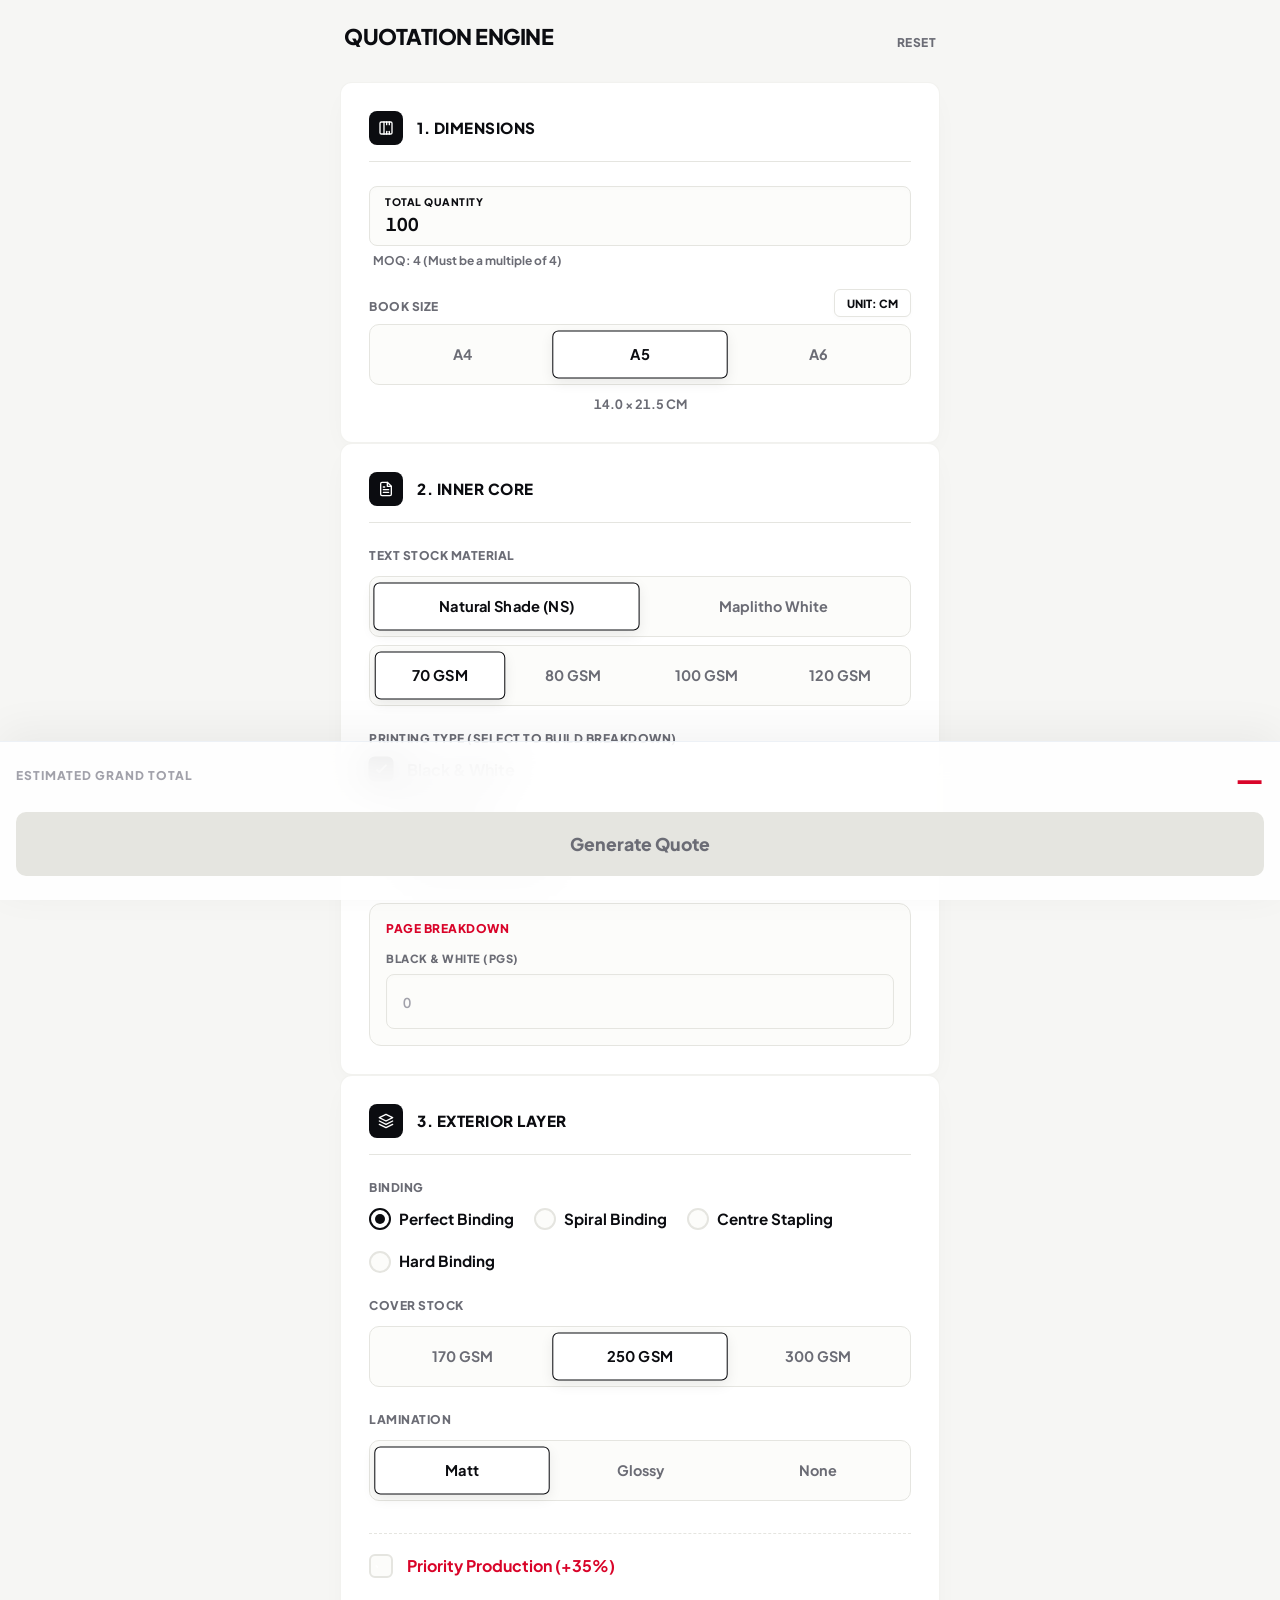
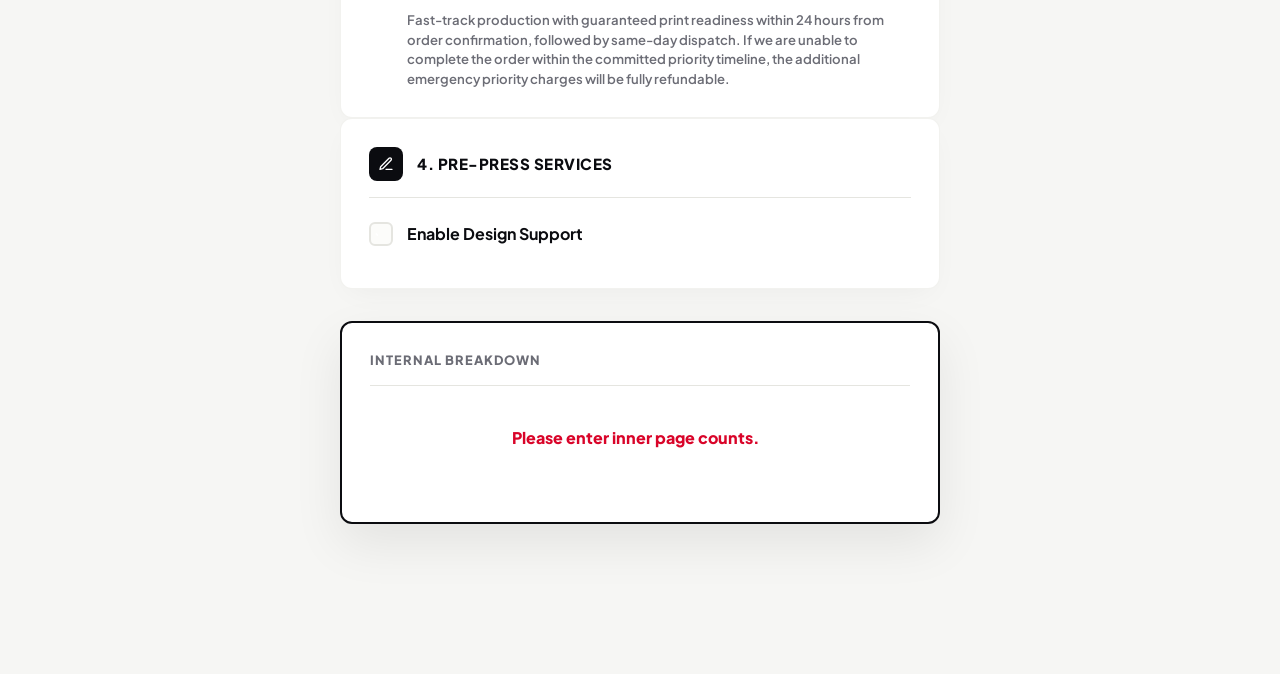
<file: index.html>
<!DOCTYPE html>
<html lang="en">
<head>
    <meta charset="UTF-8">
    <meta name="viewport" content="width=device-width, initial-scale=1.0, maximum-scale=1.0, user-scalable=0">
    <link rel="preconnect" href="https://fonts.googleapis.com">
    <link rel="preconnect" href="https://fonts.gstatic.com" crossorigin>
    <link href="https://fonts.googleapis.com/css2?family=Plus+Jakarta+Sans:wght@400;500;600;700;800&display=swap" rel="stylesheet">
    <link rel="stylesheet" href="style.css">
    <title>Team Inspire | Premium Quoting Engine</title>
</head>
<body>

<div id="toast">
    <span id="toastIcon"></span> 
    <span id="toastMsg">Message</span>
</div>

<div id="appContainer">
    <div class="input-column">
        <header class="main-header">
            <h1>Quotation Engine</h1>
            <button type="button" onclick="resetApp()" class="reset-btn">Reset</button>
        </header>

        <form id="quoteForm" onsubmit="event.preventDefault();">
            <div class="card">
                <h2 class="card-header">
                    <div class="card-header-icon">
                        <svg viewBox="0 0 24 24" fill="none" stroke="currentColor" stroke-linecap="round" stroke-linejoin="round"><rect x="3" y="3" width="18" height="18" rx="2" ry="2"/><line x1="9" y1="3" x2="9" y2="21"/><path d="M13 3v4"/><path d="M17 3v4"/><path d="M13 21v-4"/><path d="M17 21v-4"/></svg>
                    </div>
                    1. Dimensions
                </h2>
                <div class="form-grid">
                    <div>
                        <div class="floating-input">
                            <input type="number" id="bookQty" value="100" inputmode="numeric" pattern="[0-9]*">
                            <label>Total Quantity</label>
                        </div>
                        <div id="qtyHint" class="dynamic-hint">MOQ: 4 (Must be a multiple of 4)</div>
                    </div>
                    
                    <div>
                        <div style="margin-bottom: 8px;">
                            <span class="input-title" style="display:inline-block; margin:0;">Book Size</span>
                            <button type="button" class="dim-toggle" onclick="toggleDimFormat()" id="dimFormatBtn">Unit: CM</button>
                        </div>
                        <div class="segmented-control">
                            <input type="radio" id="sizeA4" name="masterSize" value="A4" onchange="triggerSizeHintAnimation()">
                            <label for="sizeA4" class="segment-btn">A4</label>
                            
                            <input type="radio" id="sizeA5" name="masterSize" value="A5" checked onchange="triggerSizeHintAnimation()">
                            <label for="sizeA5" class="segment-btn">A5</label>
                            
                            <input type="radio" id="sizeA6" name="masterSize" value="A6" onchange="triggerSizeHintAnimation()">
                            <label for="sizeA6" class="segment-btn">A6</label>
                        </div>
                        <div class="size-hint" id="sizeHintDisplay">14.0 x 21.5 CM</div>
                    </div>
                </div>
            </div>

            <div class="card">
                <h2 class="card-header">
                    <div class="card-header-icon">
                        <svg viewBox="0 0 24 24" fill="none" stroke="currentColor" stroke-linecap="round" stroke-linejoin="round"><path d="M14 2H6a2 2 0 0 0-2 2v16a2 2 0 0 0 2 2h12a2 2 0 0 0 2-2V8z"/><polyline points="14 2 14 8 20 8"/><line x1="16" y1="13" x2="8" y2="13"/><line x1="16" y1="17" x2="8" y2="17"/><polyline points="10 9 9 9 8 9"/></svg>
                    </div>
                    2. Inner Core
                </h2>
                <div class="form-grid">
                    <div>
                        <span class="input-title">Text Stock Material</span>
                        <div class="segmented-control" style="margin-bottom: 8px;">
                            <input type="radio" id="typeNS" name="paperType" value="Natural Shade (NS)" checked>
                            <label for="typeNS" class="segment-btn">Natural Shade (NS)</label>
                            <input type="radio" id="typeMap" name="paperType" value="Maplitho White">
                            <label for="typeMap" class="segment-btn">Maplitho White</label>
                            <input type="radio" id="typeArt" name="paperType" value="Art Paper">
                            <label for="typeArt" class="segment-btn smooth-option hidden-element">Art Paper</label>
                        </div>
                        <div class="segmented-control">
                            <input type="radio" id="gsm70" name="paperGsm" value="70" checked>
                            <label for="gsm70" class="segment-btn smooth-option">70 GSM</label>
                            <input type="radio" id="gsm80" name="paperGsm" value="80">
                            <label for="gsm80" class="segment-btn smooth-option">80 GSM</label>
                            <input type="radio" id="gsm100" name="paperGsm" value="100">
                            <label for="gsm100" class="segment-btn smooth-option">100 GSM</label>
                            <input type="radio" id="gsm120" name="paperGsm" value="120">
                            <label for="gsm120" class="segment-btn smooth-option">120 GSM</label>
                            
                            <input type="radio" id="gsm130" name="paperGsm" value="130">
                            <label for="gsm130" class="segment-btn smooth-option hidden-element">130 GSM</label>
                            <input type="radio" id="gsm170" name="paperGsm" value="170">
                            <label for="gsm170" class="segment-btn smooth-option hidden-element">170 GSM</label>
                        </div>
                    </div>
                    
                    <div>
                        <span class="input-title" style="margin-bottom: 4px;">Printing Type (Select to build breakdown)</span>
                        <div style="display: flex; flex-direction: column; gap: 4px; margin-bottom: 12px;">
                            <label class="checkbox-group" id="lbl_print_bw">
                                <input type="checkbox" class="print-type-cb" value="Black & White" checked>
                                <span class="checkbox-custom"><svg viewBox="0 0 24 24"><polyline points="20 6 9 17 4 12"></polyline></svg></span>
                                <span class="label-text">Black & White</span>
                            </label>
                            <label class="checkbox-group" id="lbl_print_mc">
                                <input type="checkbox" class="print-type-cb" value="Multi Color">
                                <span class="checkbox-custom"><svg viewBox="0 0 24 24"><polyline points="20 6 9 17 4 12"></polyline></svg></span>
                                <span class="label-text">Multi Color</span>
                            </label>
                            <label class="checkbox-group" id="lbl_print_pl">
                                <input type="checkbox" class="print-type-cb" value="Plain (without print)">
                                <span class="checkbox-custom"><svg viewBox="0 0 24 24"><polyline points="20 6 9 17 4 12"></polyline></svg></span>
                                <span class="label-text">Plain (without print)</span>
                            </label>
                        </div>

                        <div style="background: var(--input-bg); border-radius: 12px; padding: 16px; border: 1px solid var(--border);">
                            <span class="input-title" style="color: var(--primary);">Page Breakdown</span>
                            <div id="printInputsContainer" style="display: flex; flex-direction: column; gap: 12px;">
                                
                                <div id="wrapper_bw" class="print-input-wrapper">
                                    <span class="standard-label">Black & White (Pgs)</span>
                                    <input type="number" id="subpg_bw" class="standard-input sub-print-input" placeholder="0" data-type="Black & White" min="0" inputmode="numeric" pattern="[0-9]*">
                                </div>
                                
                                <div id="wrapper_mc" class="print-input-wrapper hidden-element">
                                    <span class="standard-label">Multi Color (Pgs)</span>
                                    <input type="number" id="subpg_mc" class="standard-input sub-print-input" placeholder="0" data-type="Multi Color" min="0" inputmode="numeric" pattern="[0-9]*">
                                </div>

                                <div id="wrapper_pl" class="print-input-wrapper hidden-element">
                                    <span class="standard-label">Plain (without print) (Pgs)</span>
                                    <input type="number" id="subpg_pl" class="standard-input sub-print-input" placeholder="0" data-type="Plain (without print)" min="0" inputmode="numeric" pattern="[0-9]*">
                                </div>

                                <span id="emptyPrintSelectionMsg" style="color:var(--primary); font-size: 0.85rem; font-weight:700;" class="hidden-element">Please select at least one print type.</span>
                            </div>
                        </div>
                    </div>
                </div>
            </div>

            <div class="card">
                <h2 class="card-header">
                    <div class="card-header-icon">
                        <svg viewBox="0 0 24 24" fill="none" stroke="currentColor" stroke-linecap="round" stroke-linejoin="round"><polygon points="12 2 2 7 12 12 22 7 12 2" stroke-width="2" stroke-linecap="round" stroke-linejoin="round"/><polyline points="2 17 12 22 22 17" stroke-width="2" stroke-linecap="round" stroke-linejoin="round"/><polyline points="2 12 12 17 22 12" stroke-width="2" stroke-linecap="round" stroke-linejoin="round"/></svg>
                    </div>
                    3. Exterior Layer
                </h2>
                <div class="form-grid">
                    <div>
                        <span class="input-title">Binding</span>
                        <div class="radio-inline-group">
                            <label class="radio-label"><input type="radio" name="binding" value="Perfect Binding" checked><span class="radio-custom"></span> Perfect Binding</label>
                            <label class="radio-label"><input type="radio" name="binding" value="Spiral Binding"><span class="radio-custom"></span> Spiral Binding</label>
                            <label class="radio-label"><input type="radio" name="binding" value="Centre Stapling"><span class="radio-custom"></span> Centre Stapling</label>
                            <label class="radio-label"><input type="radio" name="binding" value="Hard Binding"><span class="radio-custom"></span> Hard Binding</label>
                        </div>
                    </div>
                    
                    <div>
                        <span class="input-title">Cover Stock</span>
                        <div class="segmented-control">
                            <input type="radio" id="cover170" name="coverGsm" value="170 GSM">
                            <label for="cover170" class="segment-btn smooth-option">170 GSM</label>
                            <input type="radio" id="cover250" name="coverGsm" value="250 GSM" checked>
                            <label for="cover250" class="segment-btn">250 GSM</label>
                            <input type="radio" id="cover300" name="coverGsm" value="300 GSM">
                            <label for="cover300" class="segment-btn smooth-option">300 GSM</label>
                        </div>
                    </div>

                    <div>
                        <span class="input-title">Lamination</span>
                        <div class="segmented-control">
                            <input type="radio" id="lamMatt" name="lamination" value="Matt" checked>
                            <label for="lamMatt" class="segment-btn">Matt</label>
                            <input type="radio" id="lamGlossy" name="lamination" value="Glossy">
                            <label for="lamGlossy" class="segment-btn">Glossy</label>
                            <input type="radio" id="lamNone" name="lamination" value="No Lamination">
                            <label for="lamNone" class="segment-btn">None</label>
                        </div>
                    </div>

                    <label class="checkbox-group accent-red" style="margin-top: 8px; border-top: 1px dashed var(--border); padding-top: 20px;">
                        <input type="checkbox" id="emergencyCharge">
                        <span class="checkbox-custom"><svg viewBox="0 0 24 24"><polyline points="20 6 9 17 4 12"></polyline></svg></span>
                        <span class="label-text" style="color: var(--primary);">Priority Production (+35%)</span>
                    </label>
                    <div style="margin-left:38px; margin-top:-6px; color:var(--text-muted); font-size:0.82rem; font-weight:600; line-height:1.5;">
                        Fast-track production with guaranteed print readiness within 24 hours from order confirmation, followed by same-day dispatch. If we are unable to complete the order within the committed priority timeline, the additional emergency priority charges will be fully refundable.
                    </div>
                </div>
            </div>

            <div class="card">
                <h2 class="card-header">
                    <div class="card-header-icon">
                        <svg viewBox="0 0 24 24" fill="none" stroke="currentColor" stroke-linecap="round" stroke-linejoin="round"><path d="M12 20h9" stroke-width="2" stroke-linecap="round"/><path d="M16.5 3.5a2.121 2.121 0 0 1 3 3L7 19l-4 1 1-4L16.5 3.5z" stroke-width="2" stroke-linecap="round" stroke-linejoin="round"/></svg>
                    </div>
                    4. Pre-Press Services
                </h2>
                
                <label class="checkbox-group" style="padding-top: 0;">
                    <input type="checkbox" id="toggleDesign">
                    <span class="checkbox-custom"><svg viewBox="0 0 24 24"><polyline points="20 6 9 17 4 12"></polyline></svg></span>
                    <span class="label-text">Enable Design Support</span>
                </label>
                
                <div id="designDrawer" class="drawer">
                    <div class="drawer-inner">
                        <div style="padding-top: 12px;">
                            <label class="checkbox-group" style="border-top: 1px dashed var(--border); padding-top: 12px;">
                                <input type="checkbox" id="coverDesign">
                                <span class="checkbox-custom"><svg viewBox="0 0 24 24"><polyline points="20 6 9 17 4 12"></polyline></svg></span>
                                <span class="label-text" style="font-size: 0.95rem;">Cover Design Generation</span>
                            </label>

                            <div class="form-grid grid-half" style="margin: 16px 0;">
                                <div>
                                    <span class="standard-label">Custom Layout</span>
                                    <input type="number" id="designPages" class="standard-input" placeholder="(Total Pgs)" inputmode="numeric" pattern="[0-9]*">
                                </div>
                                <div>
                                    <span class="standard-label">Basic Layout</span>
                                    <input type="number" id="layoutPages" class="standard-input" placeholder="(Total Pgs)" inputmode="numeric" pattern="[0-9]*">
                                </div>
                                <div>
                                    <span class="standard-label">DTP</span>
                                    <input type="number" id="dtpPages" class="standard-input" placeholder="(Total Pgs)" inputmode="numeric" pattern="[0-9]*">
                                </div>
                                <div>
                                    <span class="standard-label">Proof Reading</span>
                                    <input type="number" id="proofingPages" class="standard-input" placeholder="(Total Pgs)" inputmode="numeric" pattern="[0-9]*">
                                </div>
                            </div>
                            
                            <label class="checkbox-group" style="border-top: 1px dashed var(--border); padding-top: 16px;">
                                <input type="checkbox" id="pubPackage">
                                <span class="checkbox-custom"><svg viewBox="0 0 24 24"><polyline points="20 6 9 17 4 12"></polyline></svg></span>
                                <span class="label-text" style="font-size: 0.95rem; font-weight: 800;">Full Publishing Package</span>
                            </label>
                        </div>
                    </div>
                </div>
            </div>
        </form>

        <div class="breakdown-card" style="margin-top: 16px; margin-bottom: 24px;">
            <div class="breakdown-title">INTERNAL BREAKDOWN</div>
            
            <div class="offset-alert">
                OFFSET MODE TRIGGERED<br><span style="font-size: 0.8rem; font-weight:600; color: var(--text-main);">Qty > 1000 requires factory custom quote. Standard POD calculation disabled.</span>
            </div>

            <div class="bd-container" id="internalBreakdown">
                <div class="breakdown-scroll" id="bdScrollArea">
                </div>
            </div>
        </div>

    </div>
</div>

<div class="mobile-action-bar">
    <div class="grand-total-row">
        <span class="grand-total-label" id="gtLabelMob">Estimated Grand Total</span>
        <span class="grand-total-value" id="grandTotalDisplayMob" style="font-size: 1.8rem; font-weight: 800; color: var(--text-main);">—</span>
    </div>
    <button class="btn-share shareActionBtn" style="display: flex;">
        <span class="btn-text">Generate Quote</span>
        <span class="spinner"></span>
        <span class="check-icon">✓</span>
    </button>
</div>

<script src="script.js"></script>
</body>
</html>
</file>
<file: style.css>
/* ULTRA PREMIUM COLOR PALETTE & TYPOGRAPHY */
:root { 
    --bg-color: #F6F6F4;        /* Slightly warmer off-white for depth */
    --card-bg: #FFFFFF;         /* Optic White */
    --border: #E5E5E0;          /* Soft Alabaster Border */
    --input-bg: #FCFCFA;        /* Ghost Input Fill */
    
    --text-main: #0B0C10;       /* Obsidian Black */
    --text-muted: #6B6C75;      /* Slate Gray */
    
    --primary: #D90429;         /* High-End Crimson Red */
    --primary-hover: #A60320;
    --accent: #0B0C10;          /* Obsidian Active States */
    
    --offset-color: #2563EB;    /* Royal Blue for Offset Mode */
    --success: #10B981; 
    --warning: #F59E0B;
    --app-max-width: 600px;     /* Strict mobile portrait constraint */
}

* { box-sizing: border-box; margin: 0; padding: 0; -webkit-tap-highlight-color: transparent; font-family: 'Plus Jakarta Sans', sans-serif; scroll-behavior: smooth; }
::-webkit-scrollbar { width: 6px; }
::-webkit-scrollbar-track { background: transparent; }
::-webkit-scrollbar-thumb { background: var(--border); border-radius: 10px; }

body { background-color: var(--bg-color); color: var(--text-main); padding: 16px; line-height: 1.45; -webkit-font-smoothing: antialiased; overflow-x: hidden; transition: background-color 0.4s ease; }
body.offset-mode { background-color: #EFF6FF; --primary: var(--offset-color); --accent: var(--offset-color); }

/* GRID ARCHITECTURE - Single Column Mobile-Only */
#appContainer { display: flex; flex-direction: column; max-width: var(--app-max-width); margin: 0 auto; padding-bottom: 110px; }
.input-column { display: flex; flex-direction: column; gap: 16px; }

.main-header { display: flex; justify-content: space-between; align-items: flex-end; padding: 8px 4px; margin-bottom: 8px; }
.main-header h1 { font-size: 1.35rem; font-weight: 800; color: var(--text-main); line-height: 1.2; text-transform: uppercase; letter-spacing: -0.5px; margin: 0; transition: color 0.4s ease; }
.offset-mode .main-header h1 { color: var(--offset-color); }
.reset-btn { background: none; border: none; color: var(--text-muted); font-weight: 800; font-size: 0.75rem; cursor: pointer; text-transform: uppercase; letter-spacing: 0.5px; transition: color 0.2s; }
.reset-btn:hover { color: var(--primary); }

/* PREMIUM CARDS */
.card { background-color: var(--card-bg); border-radius: 12px; padding: 28px; box-shadow: 0 10px 30px -10px rgba(11, 12, 16, 0.05); border: 1px solid rgba(229, 229, 224, 0.5); animation: slideUpFade 0.6s cubic-bezier(0.16, 1, 0.3, 1) backwards; }
.card:nth-child(1) { animation-delay: 0.0s; }
.card:nth-child(2) { animation-delay: 0.1s; }
.card:nth-child(3) { animation-delay: 0.2s; }
.card:nth-child(4) { animation-delay: 0.3s; }
@keyframes slideUpFade { from { opacity: 0; transform: translateY(25px); } to { opacity: 1; transform: translateY(0); } }

.card-header { display: flex; align-items: center; gap: 14px; font-size: 0.95rem; font-weight: 800; color: var(--text-main); border-bottom: 1px solid var(--border); padding-bottom: 16px; margin-bottom: 24px; text-transform: uppercase; letter-spacing: 0.5px; }
.card-header-icon { display: flex; align-items: center; justify-content: center; width: 34px; height: 34px; background: var(--text-main); color: var(--card-bg); border-radius: 8px; transition: all 0.4s ease; }
.card-header-icon svg { width: 16px; height: 16px; stroke-width: 2; }
.offset-mode .card-header-icon { background: rgba(59, 130, 246, 0.1); color: var(--offset-color); border-color: rgba(59, 130, 246, 0.1); }

.form-grid { display: grid; grid-template-columns: 1fr; gap: 24px; }
.grid-half { display: grid; grid-template-columns: 1fr 1fr; gap: 16px; }

/* SOFT FOCUS GHOST INPUTS */
.floating-input { position: relative; width: 100%; }
.floating-input input, .standard-input { width: 100%; padding: 26px 16px 10px 16px; border: 1px solid var(--border); border-radius: 8px; font-size: 1.1rem; font-weight: 700; color: var(--text-main); background-color: var(--input-bg); transition: all 0.3s cubic-bezier(0.16, 1, 0.3, 1); appearance: none; outline: none; font-variant-numeric: tabular-nums; box-shadow: inset 0 2px 4px rgba(0,0,0,0.01); }
.floating-input input.input-error, .standard-input.input-error { border-color: var(--primary); background-color: #FFF5F6; color: var(--primary); box-shadow: 0 0 0 3px rgba(217, 4, 41, 0.1); }

.standard-input { padding: 16px; font-size: 1rem; }
.standard-input::placeholder { color: #A1A1AA; font-weight: 600; font-size: 0.85rem;}
.standard-label { font-size: 0.7rem; font-weight: 800; color: var(--text-muted); text-transform: uppercase; letter-spacing: 0.5px; margin-bottom: 8px; display: block; }

.floating-input label { position: absolute; top: 18px; left: 16px; color: var(--text-muted); font-weight: 800; font-size: 0.85rem; text-transform: uppercase; letter-spacing: 0.5px; pointer-events: none; transition: all 0.3s cubic-bezier(0.16, 1, 0.3, 1); }
.floating-input input:focus, .standard-input:focus { border-color: var(--accent); background-color: var(--card-bg); box-shadow: 0 0 0 4px rgba(11, 12, 16, 0.08); }
.floating-input input:focus ~ label, .floating-input input:not(:placeholder-shown) ~ label { top: 8px; font-size: 0.65rem; color: var(--accent); }
.floating-input input.input-error ~ label { color: var(--primary); }

.input-title { font-size: 0.75rem; font-weight: 800; color: var(--text-muted); text-transform: uppercase; letter-spacing: 0.5px; display: block; margin-bottom: 12px;}

.dim-toggle { background: var(--card-bg); border: 1px solid var(--border); font-size: 0.7rem; font-weight: 800; color: var(--text-main); border-radius: 6px; padding: 6px 12px; cursor: pointer; text-transform: uppercase; transition: all 0.2s; float: right; margin-top: -4px; box-shadow: 0 2px 4px rgba(0,0,0,0.02); }
.dim-toggle:hover { border-color: var(--accent); }
.size-hint { font-size: 0.8rem; color: var(--text-muted); font-weight: 700; text-align: center; margin-top: 10px; font-variant-numeric: tabular-nums; transition: all 0.3s cubic-bezier(0.16, 1, 0.3, 1); }

.dynamic-hint { font-size: 0.75rem; color: var(--text-muted); margin-top: 6px; font-weight: 700; padding-left: 4px; transition: color 0.3s ease; }
.dynamic-hint.calculating { color: var(--warning); }

/* SEGMENTED CONTROLS & CHECKBOXES */
.segmented-control { display: flex; gap: 6px; width: 100%; background: var(--input-bg); padding: 6px; border-radius: 10px; border: 1px solid var(--border); }
.segmented-control input[type="radio"] { position: absolute; opacity: 0; pointer-events: none; }
.segment-btn { flex: 1; text-align: center; padding: 12px 2px; background: transparent; border-radius: 6px; font-weight: 700; font-size: 0.9rem; color: var(--text-muted); cursor: pointer; transition: all 0.3s cubic-bezier(0.16, 1, 0.3, 1); margin: 0; border: 1px solid transparent; }
input[type="radio"]:checked + label.segment-btn { background: var(--card-bg); color: var(--text-main); box-shadow: 0 4px 12px rgba(11, 12, 16, 0.08); border-color: var(--accent); transform: scale(1.02); }

.radio-inline-group { display: flex; flex-wrap: wrap; gap: 20px; align-items: center; }
.radio-label { display: flex; align-items: center; gap: 8px; font-size: 0.95rem; font-weight: 700; color: var(--text-main); cursor: pointer; position: relative; }
.radio-label input[type="radio"] { position: absolute; opacity: 0; cursor: pointer; }
.radio-custom { width: 22px; height: 22px; border: 2px solid var(--border); border-radius: 50%; display: inline-block; position: relative; transition: all 0.3s cubic-bezier(0.16, 1, 0.3, 1); background: var(--input-bg); }
.radio-label input:checked ~ .radio-custom { border-color: var(--accent); background: var(--card-bg); }
.radio-custom::after { content: ''; position: absolute; top: 50%; left: 50%; transform: translate(-50%, -50%) scale(0); width: 10px; height: 10px; background: var(--accent); border-radius: 50%; transition: transform 0.4s cubic-bezier(0.16, 1, 0.3, 1); }
.radio-label input:checked ~ .radio-custom::after { transform: translate(-50%, -50%) scale(1); }

.checkbox-group { display: flex; align-items: center; padding: 6px 0; cursor: pointer; margin-bottom: 8px; }
.checkbox-group input { position: absolute; opacity: 0; cursor: pointer; }
.checkbox-custom { width: 24px; height: 24px; border: 2px solid var(--border); border-radius: 6px; display: inline-flex; align-items: center; justify-content: center; transition: all 0.3s cubic-bezier(0.16, 1, 0.3, 1); margin-right: 14px; background: var(--input-bg); flex-shrink: 0; }
.checkbox-group input:checked ~ .checkbox-custom { background: var(--accent); border-color: var(--accent); transform: scale(1.05); }
.checkbox-group.accent-red input:checked ~ .checkbox-custom { background: var(--primary); border-color: var(--primary); }
.checkbox-custom svg { width: 14px; height: 14px; fill: none; stroke: white; stroke-width: 3; stroke-linecap: round; stroke-linejoin: round; stroke-dasharray: 20; stroke-dashoffset: 20; transition: stroke-dashoffset 0.4s cubic-bezier(0.16, 1, 0.3, 1) 0.1s; }
.checkbox-group input:checked ~ .checkbox-custom svg { stroke-dashoffset: 0; }
.checkbox-group span.label-text { margin-bottom: 0; font-size: 1rem; font-weight: 700; color: var(--text-main); cursor: pointer; }

/* DRAWER FIX - Clean slide */
.drawer { display: grid; grid-template-rows: 0fr; transition: grid-template-rows 0.4s cubic-bezier(0.16, 1, 0.3, 1); }
.drawer-inner { overflow: hidden; opacity: 0; transition: opacity 0.4s ease; }
.drawer.open { grid-template-rows: 1fr; }
.drawer.open .drawer-inner { opacity: 1; }

/* ZERO-INJECTION VISIBILITY LOGIC */
.hidden-element { display: none !important; }
.smooth-option { transition: opacity 0.25s ease; }

/* INTERNAL BREAKDOWN CARD */
.breakdown-card { background: var(--card-bg); border-radius: 12px; padding: 28px; border: 2px solid var(--accent); box-shadow: 0 20px 50px rgba(11, 12, 16, 0.08); transition: all 0.4s ease; display: flex; flex-direction: column; }
.offset-mode .breakdown-card { border-color: var(--offset-color); box-shadow: 0 10px 40px rgba(59, 130, 246, 0.1); }
.breakdown-title { font-size: 0.8rem; font-weight: 800; color: var(--text-muted); text-transform: uppercase; letter-spacing: 1px; border-bottom: 1px solid var(--border); padding-bottom: 16px; margin-bottom: 20px; }

.breakdown-scroll { flex: 1; overflow-y: auto; margin-bottom: 24px; padding-right: 8px; }
.bd-row { display: flex; justify-content: space-between; margin-bottom: 12px; font-size: 0.95rem; }
.bd-label { color: var(--text-muted); font-weight: 600; padding-right: 12px; }
.bd-value { color: var(--text-main); font-weight: 800; font-variant-numeric: tabular-nums; }
.bd-subtotal { border-top: 1px dashed var(--border); margin-top: 16px; padding-top: 16px; font-size: 1rem; font-weight: 800; }
.bd-indent { padding-left: 16px; font-size: 0.85rem; position: relative; }
.bd-indent::before { content: "↳"; position: absolute; left: 0; color: var(--text-muted); }
.bd-emergency { color: var(--primary); font-weight: 800; }

/* THERMAL CASCADE ANIMATION */
.cascade-row { opacity: 0; transform: translateY(8px); animation: cascadeUp 0.35s cubic-bezier(0.16, 1, 0.3, 1) forwards; }
@keyframes cascadeUp { to { opacity: 1; transform: translateY(0); } }

/* TRUE FROSTED GLASS MOBILE ACTION BAR */
.mobile-action-bar { 
    position: fixed; bottom: 0; left: 0; right: 0; 
    background: rgba(255, 255, 255, 0.85); 
    backdrop-filter: blur(24px); 
    -webkit-backdrop-filter: blur(24px);
    border-top: 1px solid rgba(226, 232, 240, 0.6); 
    padding: 16px 16px 24px 16px; z-index: 100; 
    box-shadow: 0 -10px 40px rgba(0,0,0,0.05); 
    display: flex; flex-direction: column; gap: 12px; 
}
.mobile-action-bar .grand-total-row { display: flex; justify-content: space-between; align-items: center; }
.grand-total-label { font-size: 0.75rem; font-weight: 800; color: #A1A1AA; text-transform: uppercase; letter-spacing: 1px; display: block; margin-bottom: 6px; }

/* ACTION BUTTONS */
.btn-share { width: 100%; background-color: var(--primary); color: white; border: none; padding: 18px; border-radius: 10px; font-size: 1.1rem; font-weight: 800; cursor: pointer; display:flex; align-items:center; justify-content:center; transition: all 0.3s cubic-bezier(0.16, 1, 0.3, 1); height: 64px; overflow: hidden; position: relative; box-shadow: 0 4px 15px rgba(217, 4, 41, 0.2); }
.btn-share:hover:not(:disabled) { background-color: var(--primary-hover); transform: translateY(-2px); box-shadow: 0 8px 25px rgba(217, 4, 41, 0.3); }
.btn-share:active:not(:disabled) { transform: scale(0.97); }
.btn-share:disabled { background-color: var(--border); color: var(--text-muted); cursor: not-allowed; box-shadow: none; transform: none; }
.offset-mode .btn-share { background-color: var(--border); color: var(--text-muted); cursor: not-allowed; pointer-events: none; }

.btn-text, .spinner, .check-icon { transition: all 0.3s ease; position: absolute; }
.spinner { width: 24px; height: 24px; border: 3px solid rgba(255,255,255,0.3); border-top: 3px solid white; border-radius: 50%; animation: spin 0.8s linear infinite; opacity: 0; transform: translateY(20px); }
.check-icon { opacity: 0; transform: translateY(20px); font-size: 1.4rem; }
.btn-share.is-loading .btn-text { opacity: 0; transform: translateY(-20px); }
.btn-share.is-loading .spinner { opacity: 1; transform: translateY(0); }
.btn-share.is-success { background-color: var(--success); pointer-events: none; box-shadow: 0 4px 15px rgba(16, 185, 129, 0.2); }
.btn-share.is-success .spinner { opacity: 0; transform: translateY(-20px); }
.btn-share.is-success .check-icon { opacity: 1; transform: translateY(0); }
@keyframes spin { 0% { transform: rotate(0deg); } 100% { transform: rotate(360deg); } }

/* TOAST ALERTS */
#toast { position: fixed; bottom: 130px; left: 50%; transform: translateX(-50%); background: var(--text-main); color: white; padding: 14px 28px; border-radius: 30px; font-weight: 700; font-size: 0.9rem; z-index: 999999; opacity: 0; pointer-events: none; transition: opacity 0.3s ease; box-shadow: 0 10px 25px rgba(11, 12, 16, 0.2); display: flex; align-items: center; gap: 10px; width: max-content; max-width: 85vw; white-space: normal; text-align: center; justify-content: center; line-height: 1.4; }
#toast.show { opacity: 1; }
#toast svg { width: 18px; height: 18px; stroke-width: 2.5; flex-shrink: 0; }

.offset-alert { display: none; text-align: center; font-weight: 800; color: var(--offset-color); padding: 20px; background: rgba(59, 130, 246, 0.1); border-radius: 12px; border: 1px dashed var(--offset-color); margin-bottom: 20px;}
.offset-mode .offset-alert { display: block; }
.offset-mode .bd-container { display: none; }
</file>
